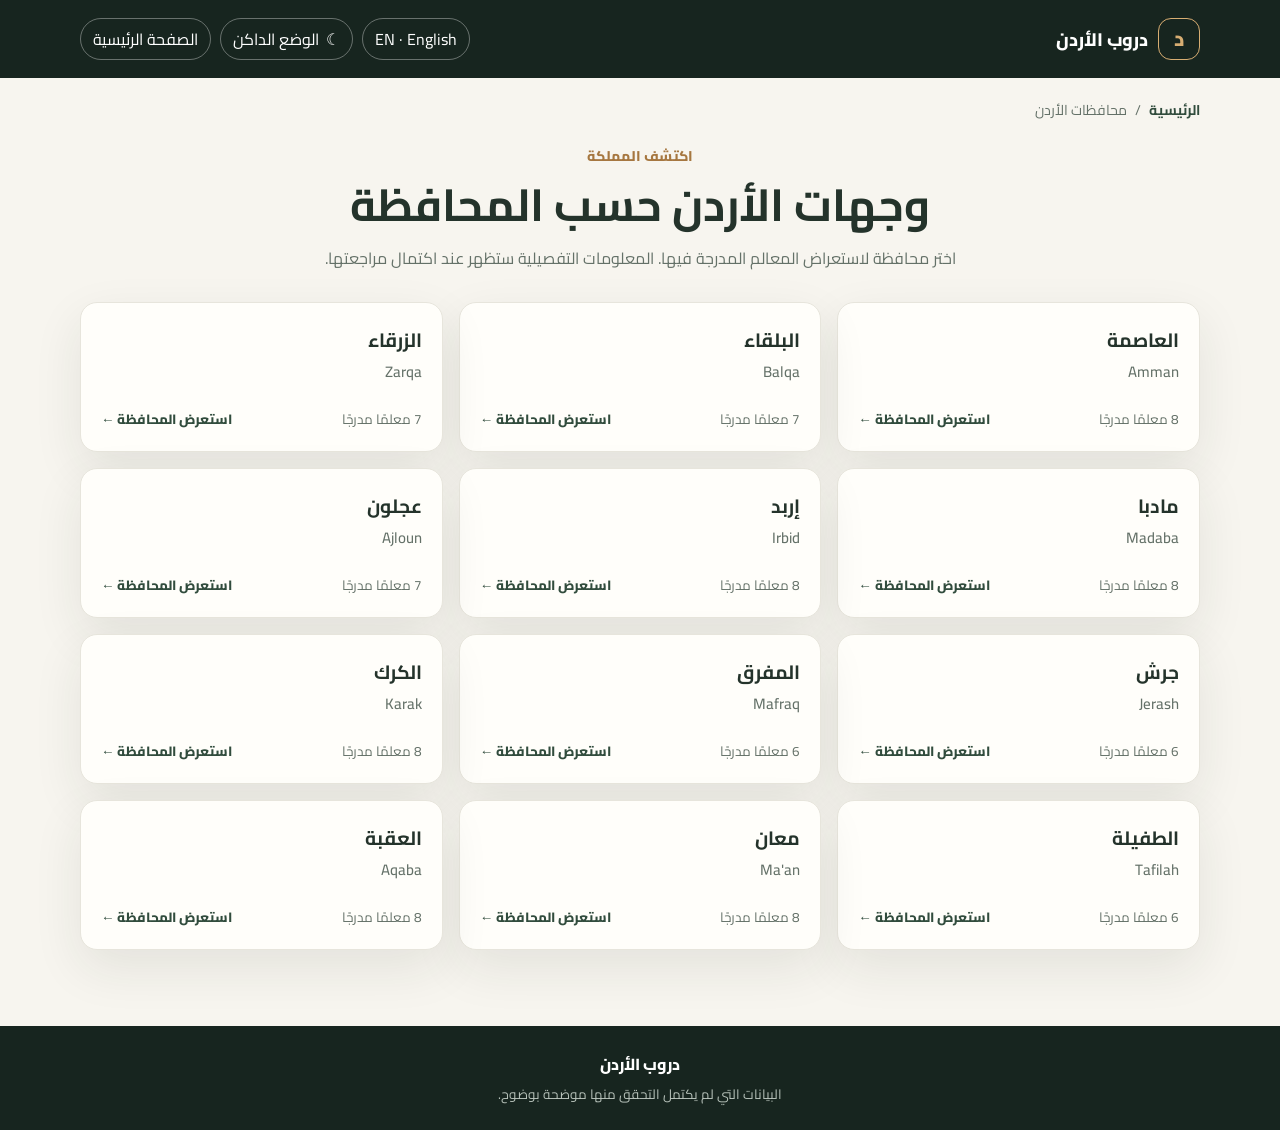
<file: destinations.html>
<!DOCTYPE html>
<html lang="ar" dir="rtl">
<head>
    <meta charset="UTF-8">
    <meta name="viewport" content="width=device-width, initial-scale=1.0">
    <meta name="theme-color" content="#17251f">
    <meta name="description" content="تعرّف على محافظات الأردن ومعالمها السياحية.">
    <title>محافظات ومعالم الأردن | دروب الأردن</title>
    <link rel="preconnect" href="https://fonts.googleapis.com">
    <link rel="preconnect" href="https://fonts.gstatic.com" crossorigin>
    <link href="https://fonts.googleapis.com/css2?family=Cairo:wght@400;500;600;700;800&display=swap" rel="stylesheet">
    <link rel="stylesheet" href="destinations.css">
    <script src="jordan-map.js" defer></script>
    <script src="destinations.js" defer></script>
</head>
<body>
    <header class="site-header">
        <div class="shell header-inner">
            <a class="brand" href="index.html" aria-label="دروب الأردن - الرئيسية">
                <span class="brand-mark" aria-hidden="true">د</span>
                <span data-copy="brand">دروب الأردن</span>
            </a>
            <div class="header-actions">
                <button class="header-button" id="languageToggle" type="button" aria-label="Switch language">EN · English</button>
                <button class="header-button" id="themeToggle" type="button" aria-label="تفعيل الوضع الداكن">☾ <span id="themeLabel">الوضع الداكن</span></button>
                <a class="header-link" href="index.html" data-copy="homeLink">الصفحة الرئيسية</a>
            </div>
        </div>
    </header>
    <main class="shell page-shell">
        <nav class="breadcrumbs" id="breadcrumbs" aria-label="مسار التنقل"></nav>
        <div id="destinationApp" aria-live="polite">
            <p class="status-message" data-copy="loading">جارٍ تحميل بيانات الوجهات...</p>
        </div>
    </main>
    <footer class="site-footer">
        <div class="shell">
            <a href="index.html" data-copy="footerBrand">دروب الأردن</a>
            <p data-copy="footerNote">البيانات التي لم يكتمل التحقق منها موضحة بوضوح.</p>
        </div>
    </footer>
</body>
</html>
</file>
<file: destinations.css>
:root {
    color-scheme: light;
    --page: #f7f5ef;
    --surface: #fffefa;
    --text: #24332b;
    --muted: #647168;
    --line: #e7e5dc;
    --green: #314c3d;
    --green-dark: #17251f;
    --sand: #d7ad72;
    --shadow: 0 18px 50px rgba(34, 47, 38, .09);
}

[data-theme="dark"] {
    color-scheme: dark;
    --page: #101826;
    --surface: #182536;
    --text: #edf2f4;
    --muted: #b5c3cf;
    --line: #304257;
    --green: #98cbb4;
    --green-dark: #0c1521;
    --sand: #eac28a;
    --shadow: 0 18px 50px rgba(0, 0, 0, .3);
}

* { box-sizing: border-box; }
[hidden] { display: none !important; }
html { scroll-behavior: smooth; }
body {
    margin: 0;
    background: var(--page);
    color: var(--text);
    font-family: "Cairo", Tahoma, Arial, sans-serif;
    line-height: 1.8;
    transition: background-color .25s, color .25s;
}
a { color: inherit; }
button, input, select { font: inherit; }
button, select { cursor: pointer; }
.shell { width: min(1120px, calc(100% - 40px)); margin-inline: auto; }

.site-header { background: var(--green-dark); color: #fff; }
.header-inner { min-height: 78px; display: flex; justify-content: space-between; align-items: center; gap: 20px; }
.brand { display: inline-flex; align-items: center; gap: 10px; text-decoration: none; font-size: 1.13rem; font-weight: 800; white-space: nowrap; }
.brand-mark { width: 42px; height: 42px; display: grid; place-items: center; border: 1.5px solid var(--sand); border-radius: 13px; color: var(--sand); font-size: 1.3rem; }
.header-actions { display: flex; align-items: center; gap: 9px; }
.header-button, .header-link {
    display: inline-flex; align-items: center; justify-content: center; gap: 7px;
    min-height: 38px; padding: 6px 12px; border: 1px solid rgba(255,255,255,.35);
    border-radius: 999px; background: transparent; color: #fff; text-decoration: none; white-space: nowrap;
}
.header-button:hover, .header-link:hover { background: rgba(255,255,255,.1); }
.page-shell { min-height: calc(100vh - 174px); padding-top: 20px; padding-bottom: 76px; }
.breadcrumbs { display: flex; flex-wrap: wrap; align-items: center; gap: 8px; margin-bottom: 18px; color: var(--muted); font-size: .88rem; }
.breadcrumbs a { text-decoration: none; color: var(--green); font-weight: 700; }
.breadcrumbs a:hover { text-decoration: underline; }
.page-intro { margin: 10px auto 30px; text-align: center; max-width: 760px; }
.eyebrow { color: #a67740; font-weight: 800; font-size: .88rem; }
[data-theme="dark"] .eyebrow { color: var(--sand); }
h1, h2, h3, p { overflow-wrap: anywhere; }
.page-intro h1, .detail-heading h1 { margin: 5px 0 8px; font-size: clamp(1.9rem, 5vw, 2.8rem); line-height: 1.35; }
.page-intro p, .detail-heading > p { margin: 0; color: var(--muted); }
.section-title { margin: 0 0 16px; font-size: 1.35rem; }
.governorate-grid { display: grid; grid-template-columns: repeat(3, minmax(0, 1fr)); gap: 16px; }
.governorate-card, .attraction-card, .detail-panel, .filter-panel, .map-notice, .empty-state, .not-found {
    border: 1px solid var(--line); border-radius: 17px; background: var(--surface); box-shadow: var(--shadow);
}
.governorate-card { display: flex; min-height: 150px; flex-direction: column; justify-content: space-between; padding: 20px; text-decoration: none; transition: transform .18s, border-color .18s; }
.governorate-card:hover, .attraction-card:hover { transform: translateY(-2px); border-color: var(--sand); }
.governorate-card h2 { margin: 0; font-size: 1.2rem; }
.governorate-card .name-secondary { display: block; color: var(--muted); font-size: .94rem; font-weight: 500; }
.governorate-card .card-foot { display: flex; justify-content: space-between; align-items: center; gap: 12px; color: var(--muted); font-size: .84rem; }
.card-arrow { color: var(--green); font-weight: 800; }

.province-hero { display: grid; grid-template-columns: 1.1fr .9fr; gap: 24px; align-items: stretch; margin-bottom: 26px; }
.province-hero-copy, .image-placeholder {
    min-height: 210px; padding: clamp(22px, 4vw, 38px); border: 1px solid var(--line);
    border-radius: 19px; background: var(--surface);
}
.province-hero-copy h1 { margin: 5px 0 8px; font-size: clamp(1.9rem, 5vw, 2.8rem); line-height: 1.35; }
.province-hero-copy p { margin: 0; color: var(--muted); }
.image-placeholder { display: grid; place-items: center; border-style: dashed; color: var(--muted); text-align: center; box-shadow: none; }
.image-placeholder span { max-width: 260px; }
.image-placeholder::before { content: "◌"; color: var(--sand); font-size: 2rem; line-height: 1; }
.filter-panel { padding: 17px; margin: 20px 0; }
.filter-controls { display: grid; grid-template-columns: minmax(0, 1fr) minmax(220px, .42fr); gap: 12px; }
.field-label { display: grid; gap: 5px; color: var(--muted); font-size: .85rem; font-weight: 700; }
.field-label input, .field-label select {
    width: 100%; min-height: 46px; padding: 9px 13px; border: 1px solid var(--line);
    border-radius: 10px; background: var(--page); color: var(--text); outline: none;
}
.field-label input:focus, .field-label select:focus { border-color: var(--green); box-shadow: 0 0 0 3px color-mix(in srgb, var(--green) 18%, transparent); }
.result-count { margin: 0 0 12px; color: var(--muted); font-size: .88rem; }
.attraction-list { display: grid; grid-template-columns: repeat(2, minmax(0, 1fr)); gap: 14px; }
.attraction-card { display: grid; grid-template-columns: 150px minmax(0, 1fr); min-height: 160px; overflow: hidden; transition: transform .18s, border-color .18s; }
.attraction-card > img, .attraction-card .image-placeholder { width: 100%; height: 100%; min-height: 160px; object-fit: cover; border: 0; border-radius: 0; background: var(--page); }
.attraction-card .image-placeholder { padding: 14px; font-size: .8rem; }
.attraction-copy { display: flex; flex-direction: column; align-items: flex-start; padding: 15px 17px; }
.attraction-copy h3 { margin: 0 0 5px; font-size: 1.05rem; line-height: 1.55; }
.attraction-copy p { margin: 0; color: var(--muted); font-size: .86rem; }
.text-link { margin-top: auto; padding-top: 8px; color: var(--green); font-weight: 800; text-decoration: none; }
.text-link:hover { text-decoration: underline; }
.map-notice { display: flex; gap: 14px; align-items: flex-start; margin-top: 22px; padding: 18px 20px; box-shadow: none; }
.map-notice strong { display: block; margin-bottom: 3px; }
.map-notice p { margin: 0; color: var(--muted); font-size: .9rem; }
.map-icon { color: var(--sand); font-size: 1.5rem; line-height: 1.5; }
.destination-map-section { margin-top: 22px; }
.destination-map-section .map-notice { margin-top: 0; }
.destination-map-section .jordan-map { min-height: 380px; margin-top: 12px; overflow: hidden; border: 1px solid var(--line); border-radius: 17px; background: var(--surface); }
.map-unavailable { margin: 8px 0 0; color: var(--muted); font-size: .86rem; }

.detail-heading { margin: 6px 0 24px; }
.detail-heading .eyebrow { display: block; }
.detail-heading > p { margin-top: 10px; }
.detail-layout { display: grid; grid-template-columns: minmax(0, 1.3fr) minmax(260px, .7fr); gap: 20px; align-items: start; }
.detail-main, .detail-side { display: grid; gap: 18px; }
.detail-panel { padding: clamp(18px, 3vw, 26px); }
.detail-panel h2 { margin: 0 0 12px; font-size: 1.18rem; }
.detail-panel > p { margin: 0; color: var(--muted); }
.detail-facts { display: grid; grid-template-columns: repeat(2, minmax(0, 1fr)); gap: 12px; }
.detail-fact { padding: 11px 13px; border-radius: 10px; background: var(--page); }
.detail-fact span { display: block; color: var(--muted); font-size: .78rem; }
.detail-fact strong { display: block; margin-top: 2px; font-size: .92rem; }
.detail-source, .detail-source-date { display: block; margin-top: 5px; color: var(--green); font-size: .76rem; }
.detail-source { font-weight: 700; }
.detail-source-date { color: var(--muted); }
.gallery-grid { display: grid; grid-template-columns: repeat(3, minmax(0, 1fr)); gap: 9px; }
.gallery-grid a { display: block; height: 145px; overflow: hidden; border-radius: 10px; background: var(--page); }
.gallery-grid img { width: 100%; height: 100%; object-fit: cover; transition: transform .2s; }
.gallery-grid a:hover img { transform: scale(1.04); }
.video-player { display: block; width: 100%; max-height: 440px; border-radius: 12px; background: var(--green-dark); }
.pending-badge { display: inline-flex; margin-top: 10px; padding: 3px 10px; border-radius: 999px; background: var(--page); color: var(--muted); font-size: .78rem; }
.direction-actions { display: grid; gap: 9px; }
.direction-mode { display: grid; gap: 5px; color: var(--muted); font-size: .84rem; font-weight: 700; }
.direction-mode select { width: 100%; min-height: 44px; padding: 7px 11px; border: 1px solid var(--line); border-radius: 10px; background: var(--page); color: var(--text); }
.direction-button { display: flex; min-height: 44px; align-items: center; justify-content: center; padding: 8px 13px; border: 1px solid var(--line); border-radius: 999px; background: var(--page); color: var(--muted); text-align: center; text-decoration: none; }
.direction-button[aria-disabled="true"] { cursor: not-allowed; opacity: .8; }
.route-disclaimer { margin: 0; color: var(--muted); font-size: .78rem; }
.return-link { display: inline-flex; margin-bottom: 16px; color: var(--green); font-weight: 800; text-decoration: none; }
.status-message, .empty-state, .not-found { padding: 22px; color: var(--muted); text-align: center; }
.not-found h1 { color: var(--text); }
.site-footer { padding: 24px 0; background: var(--green-dark); color: #dce2dc; text-align: center; }
.site-footer a { color: #fff; font-weight: 800; text-decoration: none; }
.site-footer p { margin: 3px 0 0; color: #b7c2ba; font-size: .84rem; }

html[data-language="en"] body { direction: ltr; }
html[data-language="en"] .breadcrumbs,
html[data-language="en"] .header-actions,
html[data-language="en"] .card-foot { direction: ltr; }

@media (max-width: 800px) {
    .governorate-grid { grid-template-columns: repeat(2, minmax(0, 1fr)); }
    .province-hero { grid-template-columns: 1fr; }
    .province-hero .image-placeholder { min-height: 150px; }
    .detail-layout { grid-template-columns: 1fr; }
    .detail-side { grid-template-columns: repeat(2, minmax(0, 1fr)); }
}
@media (max-width: 600px) {
    .shell { width: min(100% - 28px, 1120px); }
    .header-inner { min-height: 70px; gap: 8px; }
    .brand { gap: 6px; font-size: .92rem; }
    .brand-mark { width: 36px; height: 36px; }
    .header-actions { gap: 5px; }
    .header-button, .header-link { min-height: 34px; padding: 4px 8px; font-size: .76rem; }
    .header-button span { display: none; }
    .header-link { display: none; }
    .page-shell { padding-top: 15px; }
    .governorate-grid, .attraction-list { grid-template-columns: 1fr; }
    .governorate-card { min-height: 125px; }
    .filter-controls { grid-template-columns: 1fr; }
    .attraction-card { grid-template-columns: 110px minmax(0, 1fr); }
    .attraction-card > img, .attraction-card .image-placeholder { min-height: 150px; }
    .detail-side { grid-template-columns: 1fr; }
    .detail-facts { grid-template-columns: 1fr 1fr; }
    .gallery-grid { grid-template-columns: repeat(2, minmax(0, 1fr)); }
    .gallery-grid a { height: 125px; }
}
@media (prefers-reduced-motion: reduce) {
    *, *::before, *::after { scroll-behavior: auto !important; transition-duration: .01ms !important; }
}
</file>
